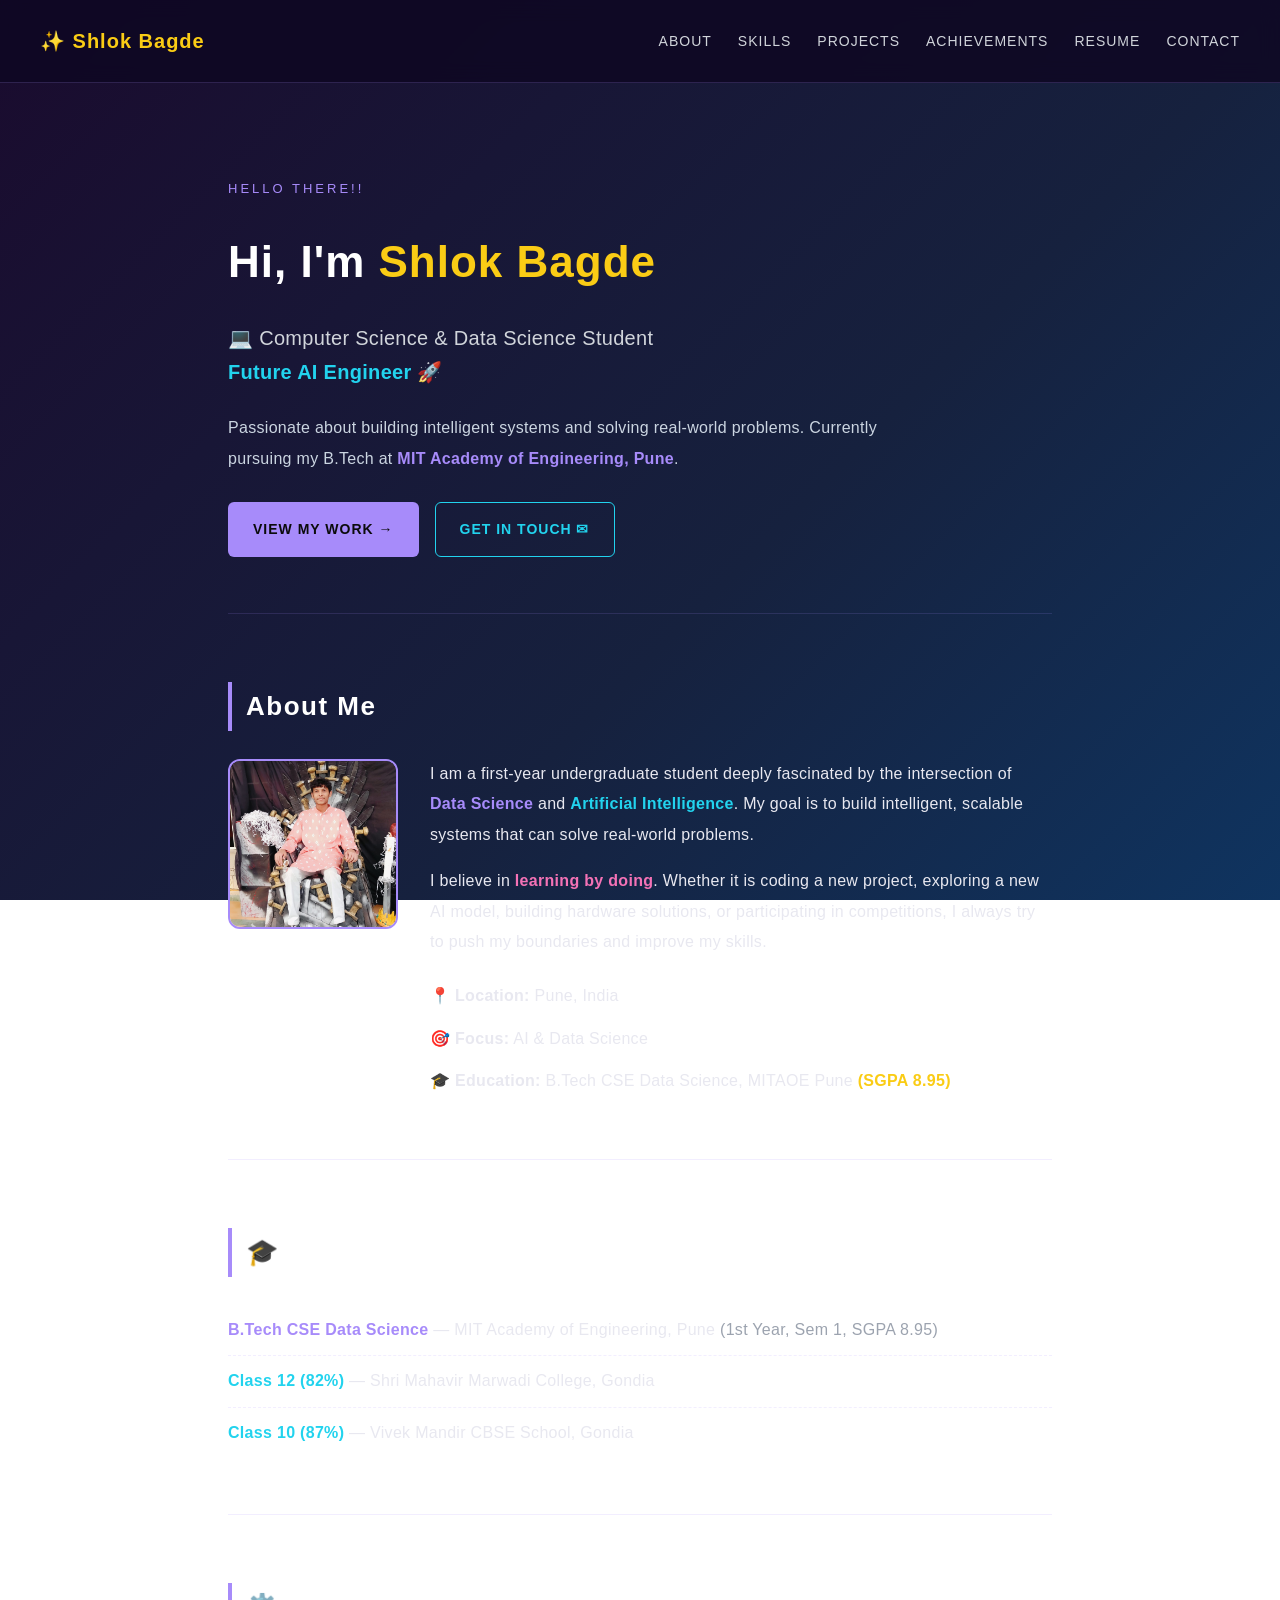
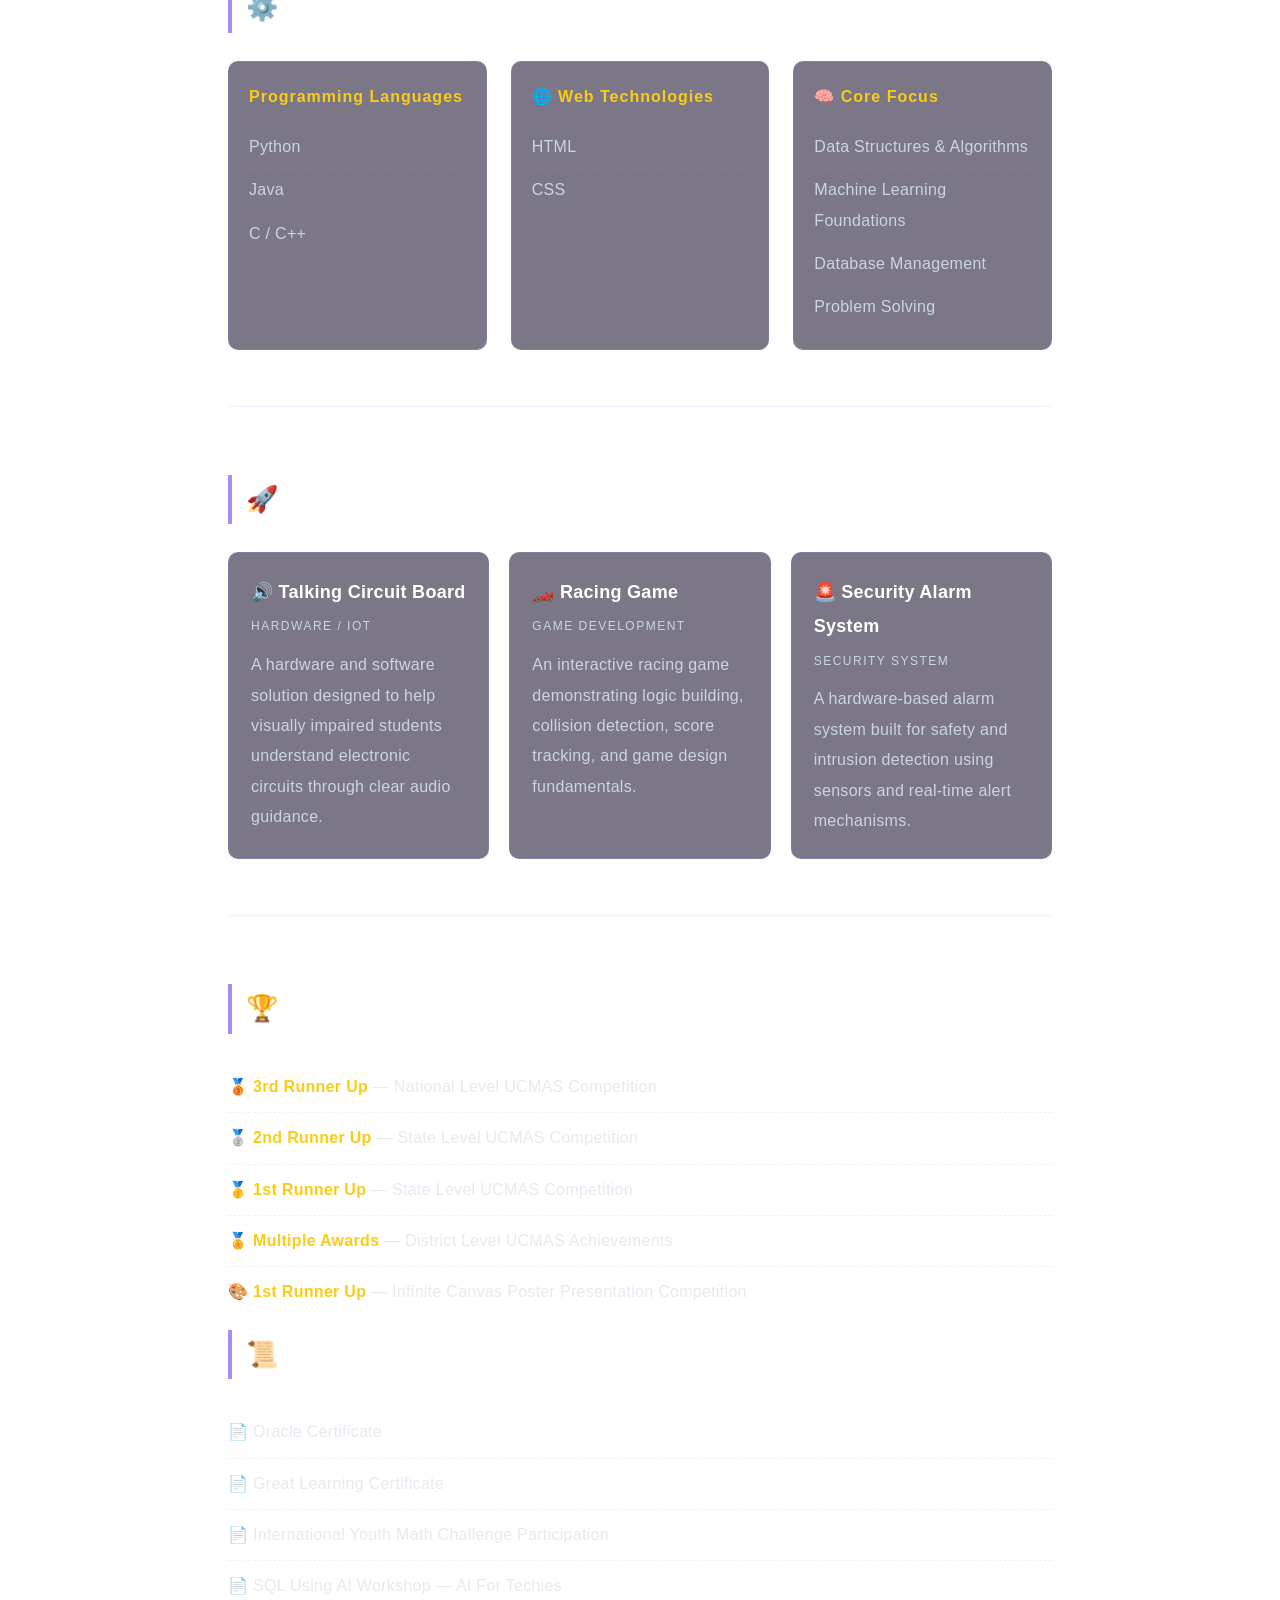
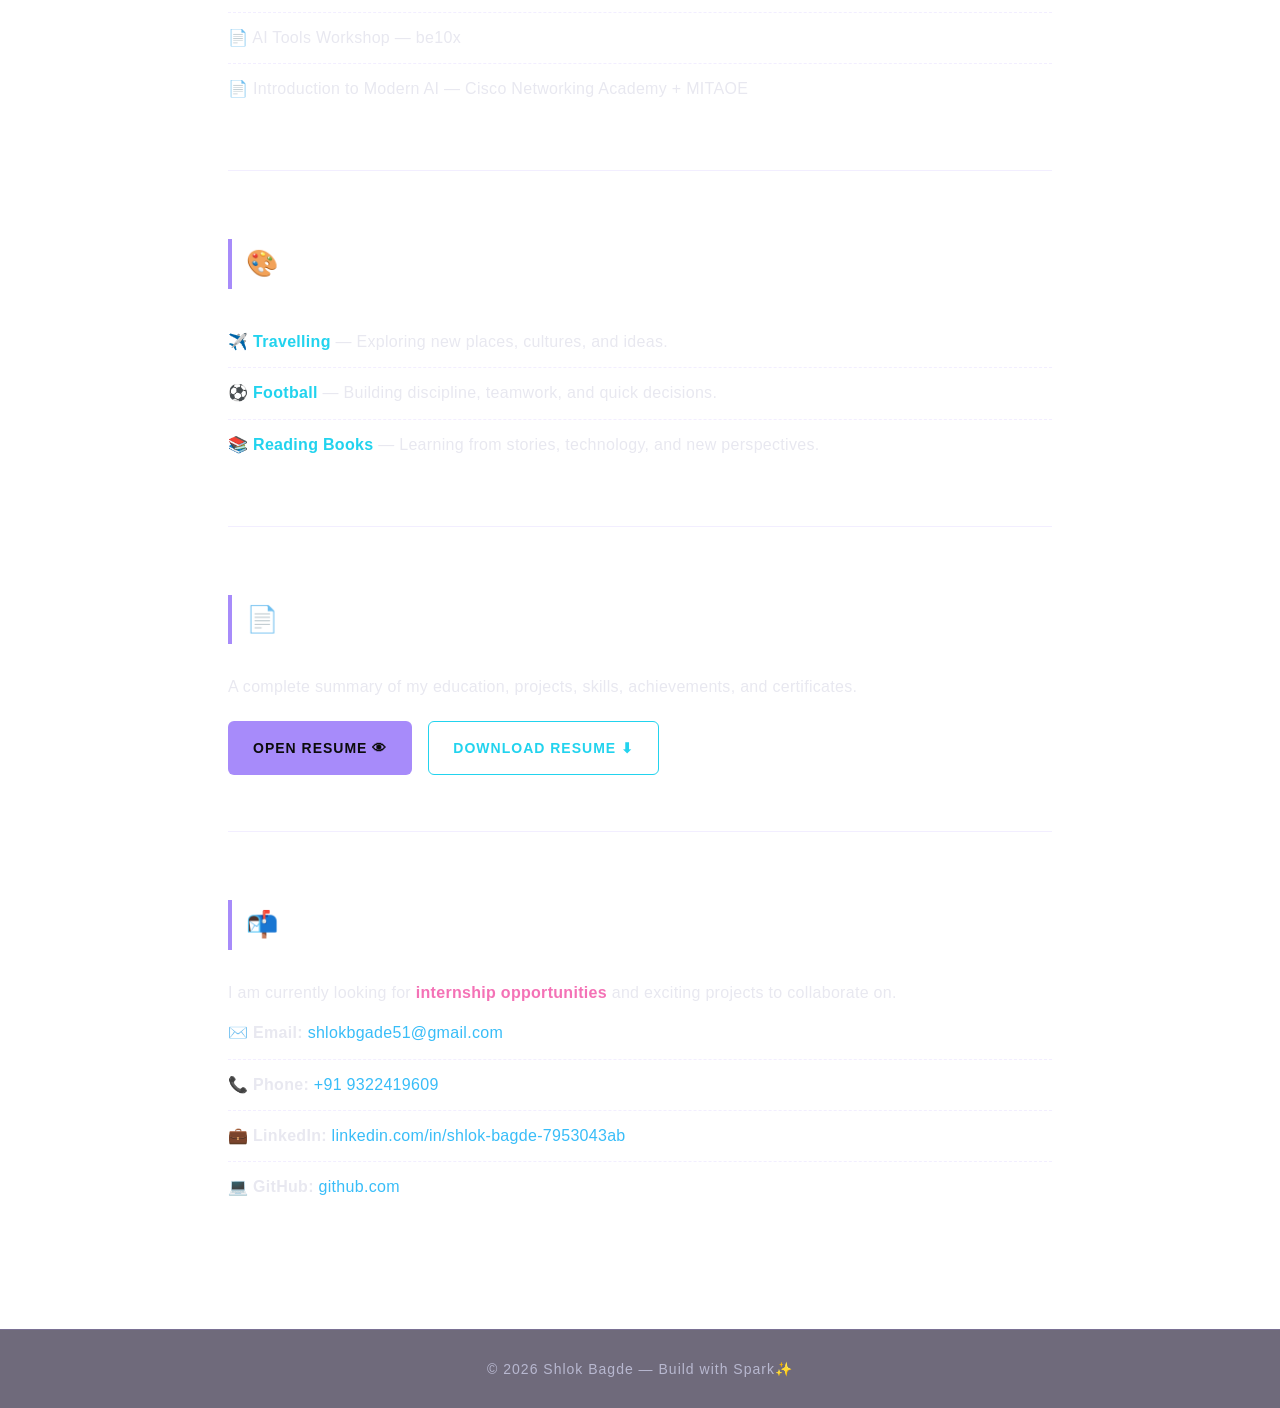
<file: index.html>
<!DOCTYPE html>
<html lang="en">
<head>
  <meta charset="UTF-8">
  <meta name="viewport" content="width=device-width, initial-scale=1.0">
  <title>Shlok Bagde | Portfolio</title>
  <link rel="stylesheet" href="style.css">
</head>
<body>
  <header class="topbar">
    <div class="brand">✨ Shlok Bagde</div>
    <nav>
      <a href="#about">About</a>
      <a href="#skills">Skills</a>
      <a href="#projects">Projects</a>
      <a href="#achievements">Achievements</a>
      <a href="#resume">Resume</a>
      <a href="#contact">Contact</a>
    </nav>
  </header>

  <main>
    <section id="home" class="hero">
      <p class="tag"> Hello there!!</p>
      <h1>Hi, I'm <span class="name">Shlok Bagde</span></h1>
      <h2>💻 Computer Science &amp; Data Science Student <br> <span class="role">Future AI Engineer 🚀</span></h2>
      <p class="lead">Passionate about building intelligent systems and solving real-world problems. Currently pursuing my B.Tech at <span class="hl">MIT Academy of Engineering, Pune</span>.</p>
      <div class="hero-actions">
        <a href="#projects" class="btn primary">View My Work →</a>
        <a href="#contact" class="btn secondary">Get in Touch ✉</a>
      </div>
    </section>

    <section id="about">
      <h2 class="section-title"> About Me</h2>
      <div class="about">
        <img src="shlok.jpg" alt="Shlok Bagde" class="profile-photo">
        <div>
          <p>I am a first-year undergraduate student deeply fascinated by the intersection of <span class="hl">Data Science</span> and <span class="cyan">Artificial Intelligence</span>. My goal is to build intelligent, scalable systems that can solve real-world problems.</p>
          <p>I believe in <span class="pink">learning by doing</span>. Whether it is coding a new project, exploring a new AI model, building hardware solutions, or participating in competitions, I always try to push my boundaries and improve my skills.</p>
          <ul class="about-info">
            <li>📍 <strong>Location:</strong> Pune, India</li>
            <li>🎯 <strong>Focus:</strong> AI &amp; Data Science</li>
            <li>🎓 <strong>Education:</strong> B.Tech CSE Data Science, MITAOE Pune <span class="gold">(SGPA 8.95)</span></li>
          </ul>
        </div>
      </div>
    </section>

    <section id="education">
      <h2 class="section-title">🎓 Education</h2>
      <ul class="plain-list">
        <li><span class="hl">B.Tech CSE Data Science</span> — MIT Academy of Engineering, Pune <span class="muted">(1st Year, Sem 1, SGPA 8.95)</span></li>
        <li><span class="cyan">Class 12 (82%)</span> — Shri Mahavir Marwadi College, Gondia</li>
        <li><span class="cyan">Class 10 (87%)</span> — Vivek Mandir CBSE School, Gondia</li>
      </ul>
    </section>

    <section id="skills">
      <h2 class="section-title">⚙️ Skills</h2>
      <div class="skills">
        <div class="skill-block">
          <h3> Programming Languages</h3>
          <ul>
            <li>Python</li>
            <li>Java</li>
            <li>C / C++</li>
          </ul>
        </div>
        <div class="skill-block">
          <h3>🌐 Web Technologies</h3>
          <ul>
            <li>HTML</li>
            <li>CSS</li>
          </ul>
        </div>
        <div class="skill-block">
          <h3>🧠 Core Focus</h3>
          <ul>
            <li>Data Structures &amp; Algorithms</li>
            <li>Machine Learning Foundations</li>
            <li>Database Management</li>
            <li>Problem Solving</li>
          </ul>
        </div>
      </div>
    </section>

    <section id="projects">
      <h2 class="section-title">🚀 Featured Projects</h2>
      <div class="projects">
        <article class="project">
          <h3>🔊 Talking Circuit Board</h3>
          <p class="project-tag">Hardware / IoT</p>
          <p>A hardware and software solution designed to help visually impaired students understand electronic circuits through clear audio guidance.</p>
        </article>
        <article class="project">
          <h3>🏎️ Racing Game</h3>
          <p class="project-tag">Game Development</p>
          <p>An interactive racing game demonstrating logic building, collision detection, score tracking, and game design fundamentals.</p>
        </article>
        <article class="project">
          <h3>🚨 Security Alarm System</h3>
          <p class="project-tag">Security System</p>
          <p>A hardware-based alarm system built for safety and intrusion detection using sensors and real-time alert mechanisms.</p>
        </article>
      </div>
    </section>

    <section id="achievements">
      <h2 class="section-title">🏆 Achievements</h2>
      <ul class="plain-list">
        <li>🥉 <span class="gold">3rd Runner Up</span> — National Level UCMAS Competition</li>
        <li>🥈 <span class="gold">2nd Runner Up</span> — State Level UCMAS Competition</li>
        <li>🥇 <span class="gold">1st Runner Up</span> — State Level UCMAS Competition</li>
        <li>🏅 <span class="gold">Multiple Awards</span> — District Level UCMAS Achievements</li>
        <li>🎨 <span class="gold">1st Runner Up</span> — Infinite Canvas Poster Presentation Competition</li>
      </ul>

      <h2 class="section-title">📜 Certificates</h2>
      <ul class="plain-list">
        <li>📄 Oracle Certificate</li>
        <li>📄 Great Learning Certificate</li>
        <li>📄 International Youth Math Challenge Participation</li>
        <li>📄 SQL Using AI Workshop — AI For Techies</li>
        <li>📄 AI Tools Workshop — be10x</li>
        <li>📄 Introduction to Modern AI — Cisco Networking Academy + MITAOE</li>
      </ul>
    </section>

    <section id="hobbies">
      <h2 class="section-title">🎨 Hobbies</h2>
      <ul class="plain-list">
        <li>✈️ <span class="cyan">Travelling</span> — Exploring new places, cultures, and ideas.</li>
        <li>⚽ <span class="cyan">Football</span> — Building discipline, teamwork, and quick decisions.</li>
        <li>📚 <span class="cyan">Reading Books</span> — Learning from stories, technology, and new perspectives.</li>
      </ul>
    </section>

    <section id="resume">
      <h2 class="section-title">📄 Resume</h2>
      <p>A complete summary of my education, projects, skills, achievements, and certificates.</p>
      <div class="hero-actions">
        <a href="resume.html" target="_blank" class="btn primary">Open Resume 👁</a>
        <a href="resume.html" download="Shlok_Bagde_Resume.html" class="btn secondary">Download Resume ⬇</a>
      </div>
    </section>

    <section id="contact">
      <h2 class="section-title">📬 Contact</h2>
      <p>I am currently looking for <span class="pink">internship opportunities</span> and exciting projects to collaborate on.</p>
      <ul class="plain-list">
        <li>✉️ <strong>Email:</strong> <a href="mailto:shlokbgade51@gmail.com">shlokbgade51@gmail.com</a></li>
        <li>📞 <strong>Phone:</strong> <a href="tel:+919322419609">+91 9322419609</a></li>
        <li>💼 <strong>LinkedIn:</strong> <a href="https://www.linkedin.com/in/shlok-bagde-7953043ab" target="_blank">linkedin.com/in/shlok-bagde-7953043ab</a></li>
        <li>💻 <strong>GitHub:</strong> <a href="https://github.com" target="_blank">github.com</a></li>
      </ul>
    </section>
  </main>

  <footer>
    <p>© 2026  Shlok Bagde — Build with Spark✨</p>
  </footer>
</body>
</html>
</file>
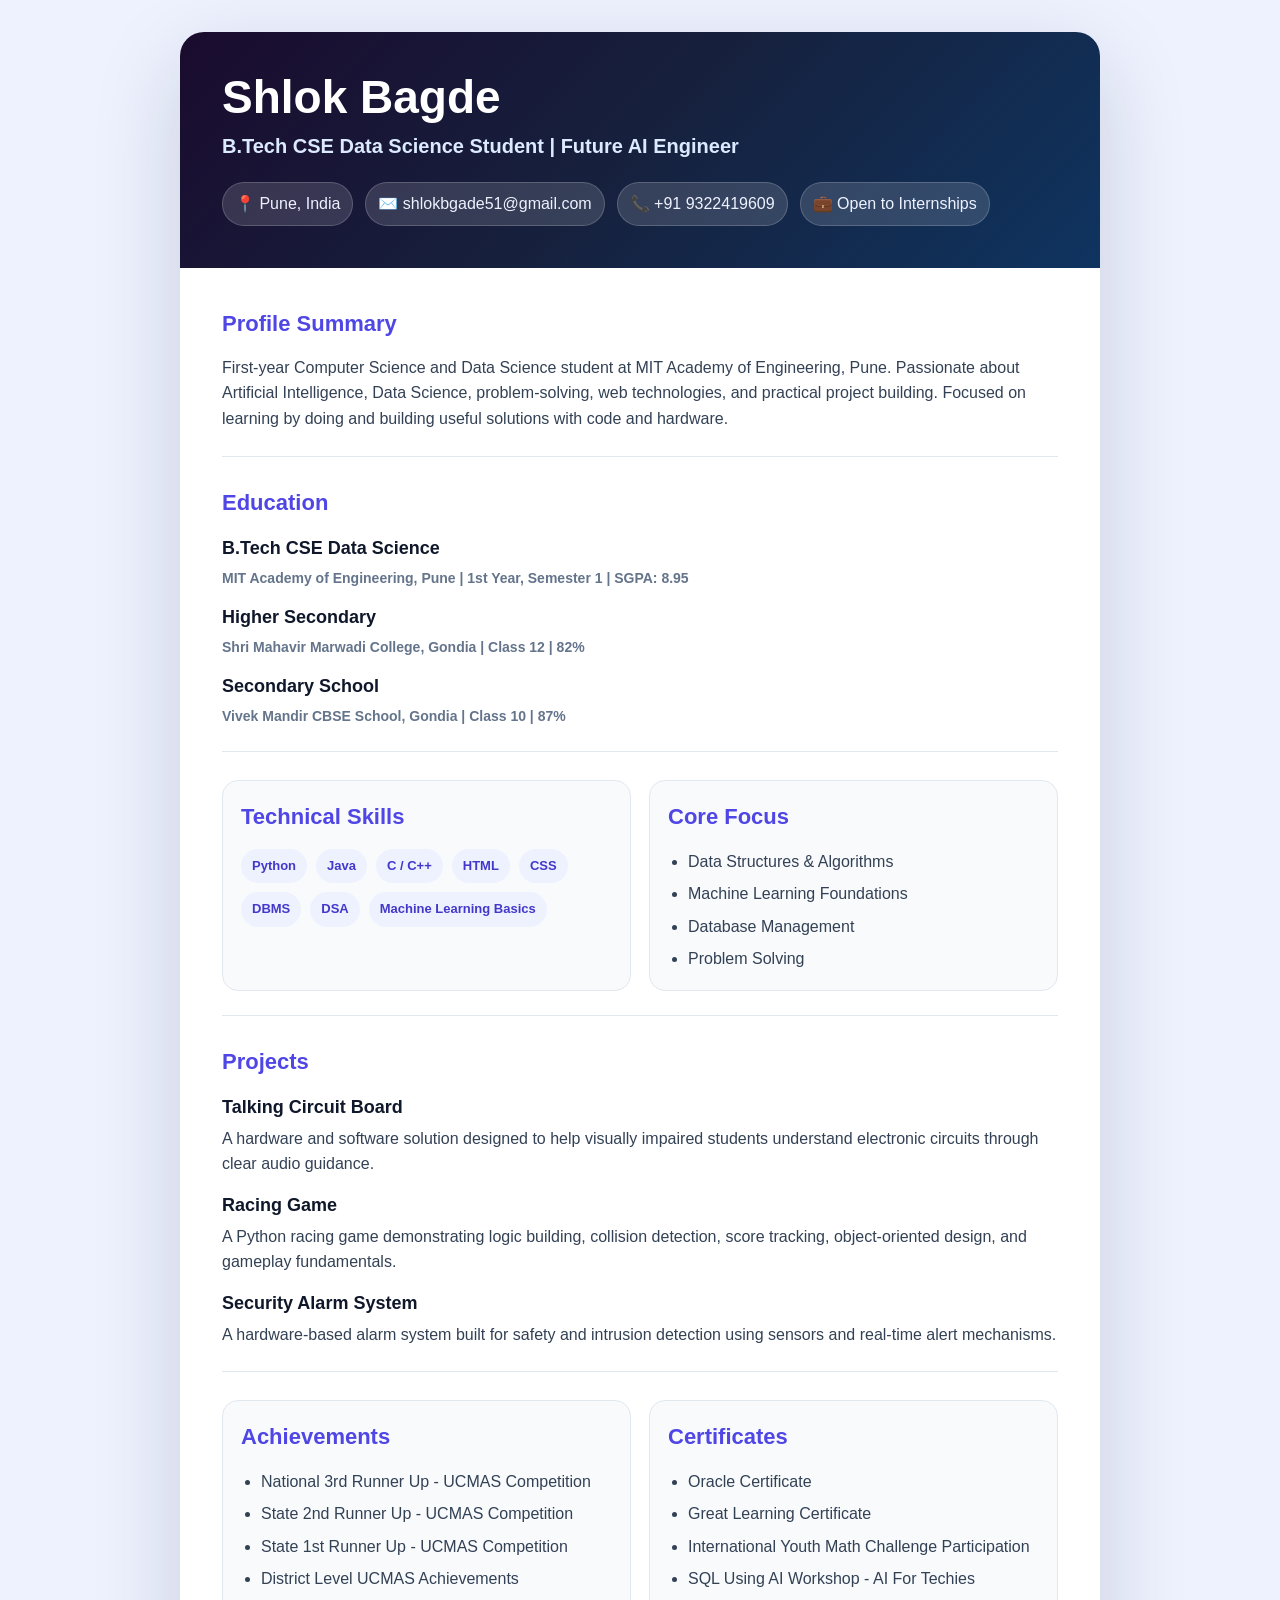
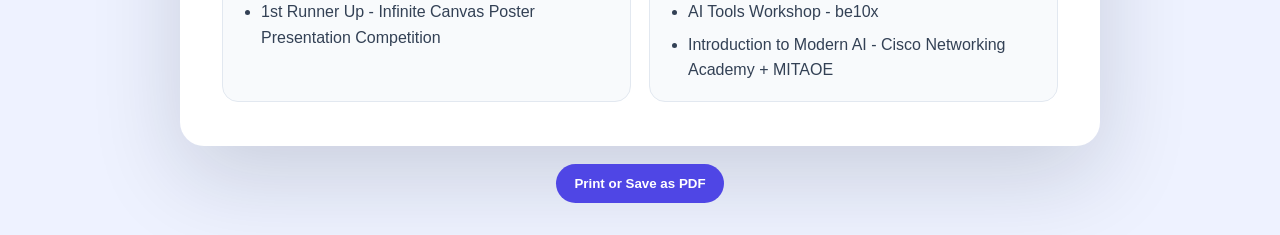
<file: resume.html>
<!DOCTYPE html>
<html lang="en">
<head>
  <meta charset="UTF-8">
  <meta name="viewport" content="width=device-width, initial-scale=1.0">
  <title>Shlok Bagde Resume</title>
  <style>
    * { box-sizing: border-box; margin: 0; padding: 0; font-family: Arial, Helvetica, sans-serif; }
    body {
      background: #eef2ff;
      color: #0f172a;
      line-height: 1.6;
      padding: 32px;
    }
    .resume {
      max-width: 920px;
      margin: 0 auto;
      background: #ffffff;
      border-radius: 24px;
      overflow: hidden;
      box-shadow: 0 30px 90px rgba(15, 23, 42, 0.16);
    }
    .hero {
      background: linear-gradient(135deg, #1a0b2e, #16213e, #0f3460);
      color: white;
      padding: 42px;
    }
    h1 { font-size: 46px; line-height: 1; margin-bottom: 10px; }
    .role { font-size: 20px; color: #dbeafe; margin-bottom: 20px; font-weight: 600; }
    .contact { display: flex; flex-wrap: wrap; gap: 12px; color: #eef2ff; font-weight: 500; }
    .contact span {
      background: rgba(255, 255, 255, 0.14);
      border: 1px solid rgba(255, 255, 255, 0.18);
      padding: 8px 12px;
      border-radius: 999px;
    }
    .content { padding: 38px 42px 44px; display: grid; gap: 28px; }
    .section { border-bottom: 1px solid #e2e8f0; padding-bottom: 24px; }
    .section:last-child { border-bottom: 0; padding-bottom: 0; }
    h2 { color: #4f46e5; font-size: 22px; margin-bottom: 14px; }
    h3 { font-size: 18px; margin-bottom: 4px; }
    p, li { color: #334155; }
    ul { padding-left: 20px; display: grid; gap: 7px; }
    .grid { display: grid; grid-template-columns: 1fr 1fr; gap: 18px; }
    .box {
      background: #f8fafc;
      border: 1px solid #e2e8f0;
      border-radius: 16px;
      padding: 18px;
    }
    .tags { display: flex; flex-wrap: wrap; gap: 9px; }
    .tags span {
      background: #eef2ff;
      color: #4338ca;
      padding: 7px 11px;
      border-radius: 999px;
      font-weight: 700;
      font-size: 13px;
    }
    .item { margin-bottom: 14px; }
    .item:last-child { margin-bottom: 0; }
    .meta { color: #64748b; font-weight: 600; font-size: 14px; }
    .actions {
      max-width: 920px;
      margin: 18px auto 0;
      display: flex;
      justify-content: center;
      gap: 12px;
    }
    .actions button {
      border: 0;
      background: #4f46e5;
      color: white;
      padding: 12px 18px;
      border-radius: 999px;
      font-weight: 800;
      cursor: pointer;
    }
    @media print {
      body { background: white; padding: 0; }
      .resume { box-shadow: none; border-radius: 0; }
      .actions { display: none; }
    }
    @media (max-width: 700px) {
      body { padding: 14px; }
      .hero, .content { padding: 28px; }
      h1 { font-size: 36px; }
      .grid { grid-template-columns: 1fr; }
    }
  </style>
</head>
<body>
  <article class="resume">
    <header class="hero">
      <h1>Shlok Bagde</h1>
      <p class="role">B.Tech CSE Data Science Student | Future AI Engineer</p>
      <div class="contact">
        <span>📍 Pune, India</span>
        <span>✉️ shlokbgade51@gmail.com</span>
        <span>📞 +91 9322419609</span>
        <span>💼 Open to Internships</span>
      </div>
    </header>

    <main class="content">
      <section class="section">
        <h2>Profile Summary</h2>
        <p>First-year Computer Science and Data Science student at MIT Academy of Engineering, Pune. Passionate about Artificial Intelligence, Data Science, problem-solving, web technologies, and practical project building. Focused on learning by doing and building useful solutions with code and hardware.</p>
      </section>

      <section class="section">
        <h2>Education</h2>
        <div class="item">
          <h3>B.Tech CSE Data Science</h3>
          <p class="meta">MIT Academy of Engineering, Pune | 1st Year, Semester 1 | SGPA: 8.95</p>
        </div>
        <div class="item">
          <h3>Higher Secondary</h3>
          <p class="meta">Shri Mahavir Marwadi College, Gondia | Class 12 | 82%</p>
        </div>
        <div class="item">
          <h3>Secondary School</h3>
          <p class="meta">Vivek Mandir CBSE School, Gondia | Class 10 | 87%</p>
        </div>
      </section>

      <section class="section grid">
        <div class="box">
          <h2>Technical Skills</h2>
          <div class="tags">
            <span>Python</span><span>Java</span><span>C / C++</span><span>HTML</span><span>CSS</span><span>DBMS</span><span>DSA</span><span>Machine Learning Basics</span>
          </div>
        </div>
        <div class="box">
          <h2>Core Focus</h2>
          <ul>
            <li>Data Structures &amp; Algorithms</li>
            <li>Machine Learning Foundations</li>
            <li>Database Management</li>
            <li>Problem Solving</li>
          </ul>
        </div>
      </section>

      <section class="section">
        <h2>Projects</h2>
        <div class="item">
          <h3>Talking Circuit Board</h3>
          <p>A hardware and software solution designed to help visually impaired students understand electronic circuits through clear audio guidance.</p>
        </div>
        <div class="item">
          <h3>Racing Game</h3>
          <p>A Python racing game demonstrating logic building, collision detection, score tracking, object-oriented design, and gameplay fundamentals.</p>
        </div>
        <div class="item">
          <h3>Security Alarm System</h3>
          <p>A hardware-based alarm system built for safety and intrusion detection using sensors and real-time alert mechanisms.</p>
        </div>
      </section>

      <section class="section grid">
        <div class="box">
          <h2>Achievements</h2>
          <ul>
            <li>National 3rd Runner Up - UCMAS Competition</li>
            <li>State 2nd Runner Up - UCMAS Competition</li>
            <li>State 1st Runner Up - UCMAS Competition</li>
            <li>District Level UCMAS Achievements</li>
            <li>1st Runner Up - Infinite Canvas Poster Presentation Competition</li>
          </ul>
        </div>
        <div class="box">
          <h2>Certificates</h2>
          <ul>
            <li>Oracle Certificate</li>
            <li>Great Learning Certificate</li>
            <li>International Youth Math Challenge Participation</li>
            <li>SQL Using AI Workshop - AI For Techies</li>
            <li>AI Tools Workshop - be10x</li>
            <li>Introduction to Modern AI - Cisco Networking Academy + MITAOE</li>
          </ul>
        </div>
      </section>
    </main>
  </article>
  <div class="actions">
    <button onclick="window.print()">Print or Save as PDF</button>
  </div>
</body>
</html>
</file>
<file: style.css>
* {
  margin: 0;
  padding: 0;
  box-sizing: border-box;
  font-family: Arial, Helvetica, sans-serif;
}

body {
  background: linear-gradient(135deg, #1a0b2e 0%, #16213e 60%, #0f3460 100%);
  background-attachment: fixed;
  color: #e8e8f0;
  line-height: 1.9;
  letter-spacing: 0.3px;
}

a { color: #38bdf8; text-decoration: none; }
a:hover { color: #facc15; text-decoration: underline; }

/* ====== Highlight colors ====== */
.hl    { color: #a78bfa; font-weight: 600; }     /* purple */
.cyan  { color: #22d3ee; font-weight: 600; }     /* cyan   */
.pink  { color: #f472b6; font-weight: 600; }     /* pink   */
.gold  { color: #facc15; font-weight: 600; }     /* gold   */
.muted { color: #9ca3af; }

/* ====== Topbar ====== */
.topbar {
  display: flex;
  justify-content: space-between;
  align-items: center;
  padding: 22px 40px;
  border-bottom: 1px solid rgba(167, 139, 250, 0.2);
  background: rgba(15, 8, 35, 0.85);
  backdrop-filter: blur(10px);
  position: sticky;
  top: 0;
  z-index: 10;
}
.brand {
  font-weight: 700;
  font-size: 20px;
  color: #facc15;
  letter-spacing: 1px;
}
.topbar nav { display: flex; gap: 26px; flex-wrap: wrap; }
.topbar nav a {
  color: #d1d5db;
  font-size: 14px;
  letter-spacing: 1px;
  text-transform: uppercase;
}
.topbar nav a:hover { color: #a78bfa; text-decoration: none; }

/* ====== Layout ====== */
main {
  max-width: 880px;
  margin: 0 auto;
  padding: 60px 28px;
}

section {
  padding: 56px 0;
  border-bottom: 1px solid rgba(167, 139, 250, 0.15);
}
section:last-child { border-bottom: none; }

/* ====== Hero ====== */
.hero { text-align: left; padding-top: 30px; }
.tag {
  display: inline-block;
  color: #a78bfa;
  letter-spacing: 3px;
  text-transform: uppercase;
  font-size: 13px;
  margin-bottom: 18px;
}
.hero h1 {
  font-size: 44px;
  margin-bottom: 18px;
  color: #ffffff;
  letter-spacing: 1px;
}
.name { color: #facc15; }
.hero h2 {
  font-size: 20px;
  color: #d1d5db;
  font-weight: 500;
  margin-bottom: 24px;
  line-height: 1.7;
}
.role { color: #22d3ee; font-weight: 700; }

.lead {
  margin-bottom: 28px;
  max-width: 680px;
  font-size: 16px;
  color: #cbd5e1;
}

/* ====== Section title ====== */
.section-title {
  font-size: 26px;
  margin-bottom: 28px;
  margin-top: 12px;
  color: #ffffff;
  letter-spacing: 1.5px;
  border-left: 4px solid #a78bfa;
  padding-left: 14px;
}

/* ====== Buttons ====== */
.hero-actions {
  display: flex;
  gap: 16px;
  flex-wrap: wrap;
  margin-top: 18px;
}
.btn {
  display: inline-block;
  padding: 13px 24px;
  border-radius: 6px;
  font-size: 14px;
  font-weight: 700;
  letter-spacing: 1px;
  border: 1px solid transparent;
  text-transform: uppercase;
}
.btn.primary {
  background: #a78bfa;
  color: #0b0b0b;
}
.btn.secondary {
  background: transparent;
  color: #22d3ee;
  border-color: #22d3ee;
}
.btn:hover { text-decoration: none; opacity: 0.85; }

/* ====== About ====== */
.about {
  display: flex;
  gap: 32px;
  align-items: flex-start;
  flex-wrap: wrap;
}
.profile-photo {
  width: 170px;
  height: 170px;
  object-fit: cover;
  border-radius: 12px;
  border: 2px solid #a78bfa;
  flex-shrink: 0;
}
.about > div { flex: 1; min-width: 240px; }
.about p { margin-bottom: 16px; }
.about-info {
  list-style: none;
  margin-top: 18px;
}
.about-info li { padding: 6px 0; }

/* ====== Lists ====== */
.plain-list {
  list-style: none;
  padding-left: 0;
}
.plain-list li {
  padding: 10px 0;
  border-bottom: 1px dashed rgba(167, 139, 250, 0.15);
}
.plain-list li:last-child { border-bottom: none; }

/* ====== Skills ====== */
.skills {
  display: grid;
  grid-template-columns: repeat(auto-fit, minmax(220px, 1fr));
  gap: 24px;
}
.skill-block {
  padding: 20px;
  border: 1px solid rgba(167, 139, 250, 0.25);
  border-radius: 10px;
  background: rgba(15, 8, 35, 0.55);
}
.skill-block h3 {
  font-size: 16px;
  margin-bottom: 14px;
  color: #facc15;
  letter-spacing: 1px;
}
.skill-block ul {
  list-style: none;
  padding-left: 0;
}
.skill-block li {
  padding: 6px 0;
  color: #cbd5e1;
  border-bottom: 1px dashed rgba(167, 139, 250, 0.15);
}
.skill-block li:last-child { border-bottom: none; }

/* ====== Projects ====== */
.projects {
  display: grid;
  grid-template-columns: repeat(auto-fit, minmax(240px, 1fr));
  gap: 20px;
}
.project {
  border: 1px solid rgba(167, 139, 250, 0.25);
  border-radius: 10px;
  padding: 22px;
  background: rgba(15, 8, 35, 0.55);
}
.project h3 {
  font-size: 18px;
  margin-bottom: 6px;
  color: #ffffff;
}
.project-tag {
  font-size: 12px;
  color: #22d3ee;
  text-transform: uppercase;
  letter-spacing: 1.5px;
  margin-bottom: 12px;
}
.project p { color: #cbd5e1; }

/* ====== Footer ====== */
footer {
  text-align: center;
  padding: 26px;
  border-top: 1px solid rgba(167, 139, 250, 0.2);
  background: rgba(15, 8, 35, 0.6);
  color: #b8b8d0;
  font-size: 14px;
  letter-spacing: 1px;
}

/* ====== Responsive ====== */
@media (max-width: 600px) {
  .topbar {
    flex-direction: column;
    gap: 14px;
    padding: 18px;
  }
  .topbar nav { gap: 14px; justify-content: center; }
  main { padding: 40px 20px; }
  .hero h1 { font-size: 32px; }
  .hero h2 { font-size: 17px; }
  .profile-photo { width: 140px; height: 140px; }
  .section-title { font-size: 22px; }
}
</file>
